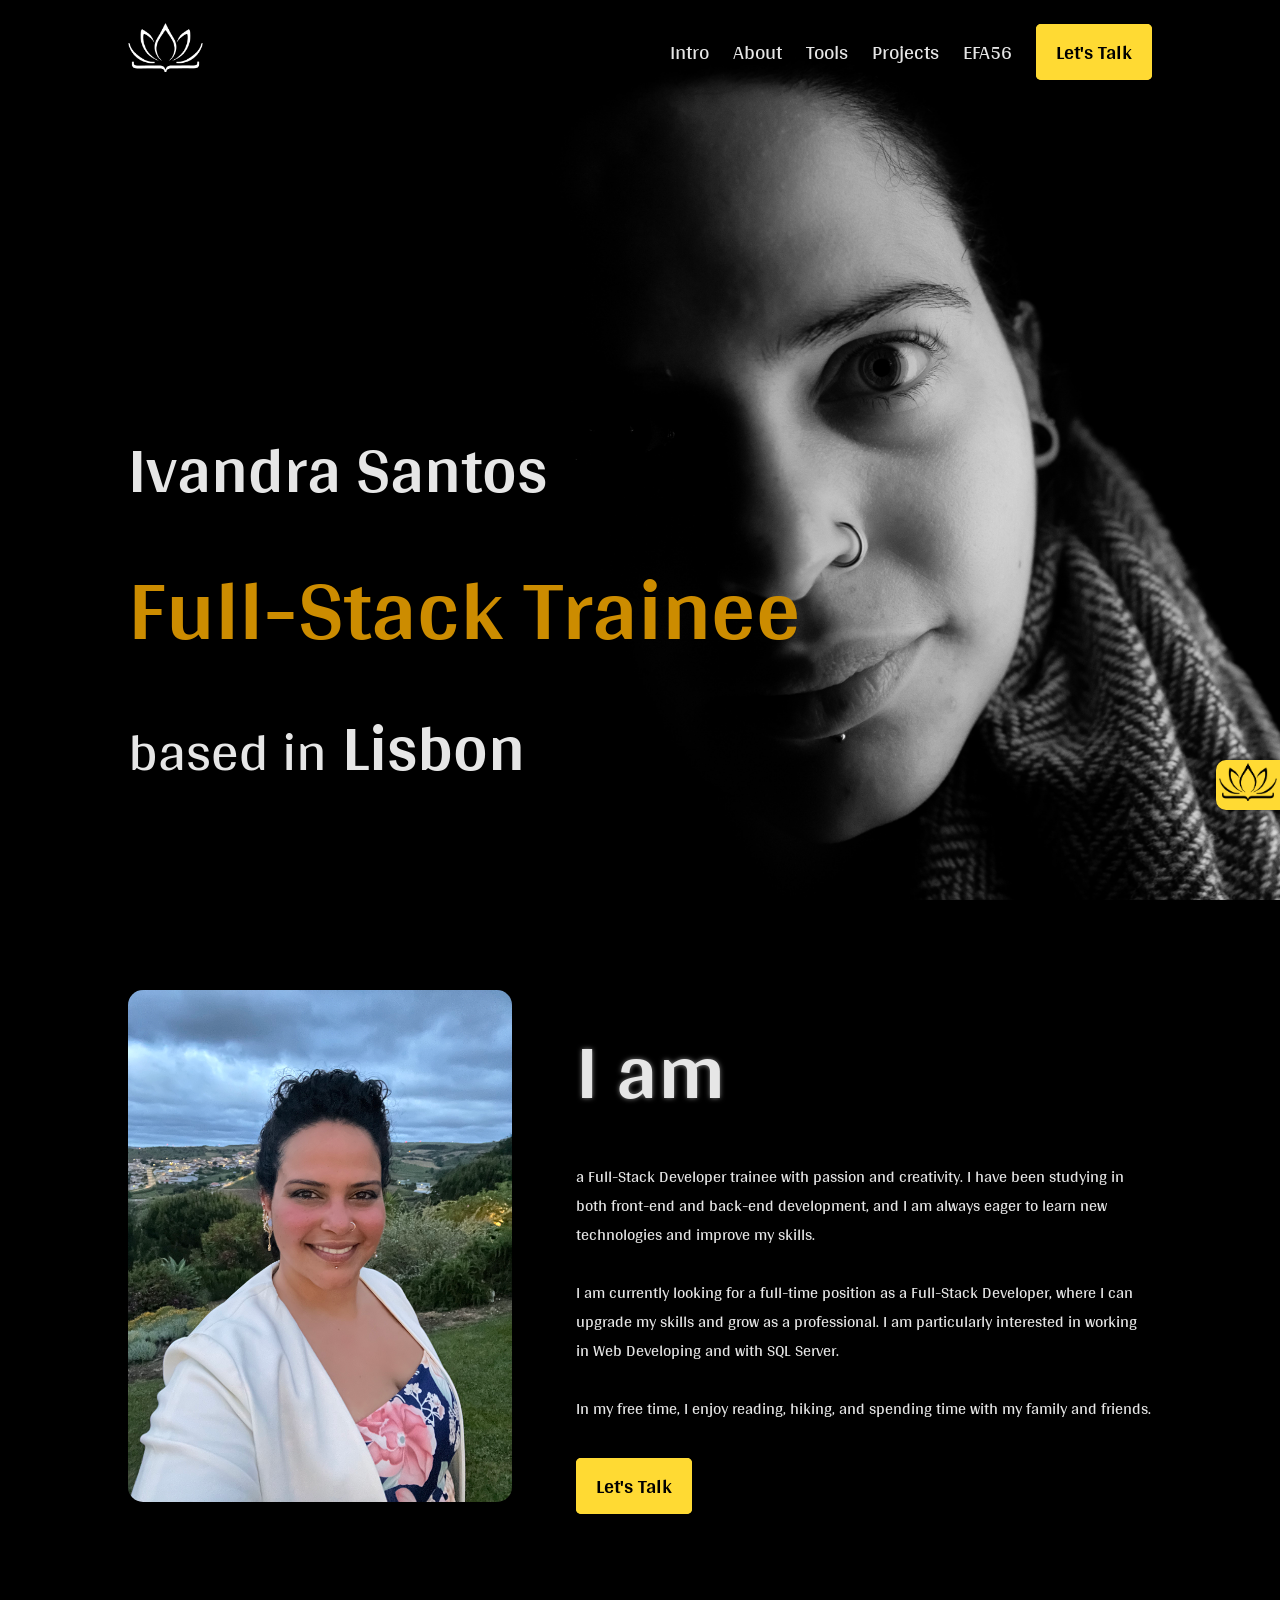
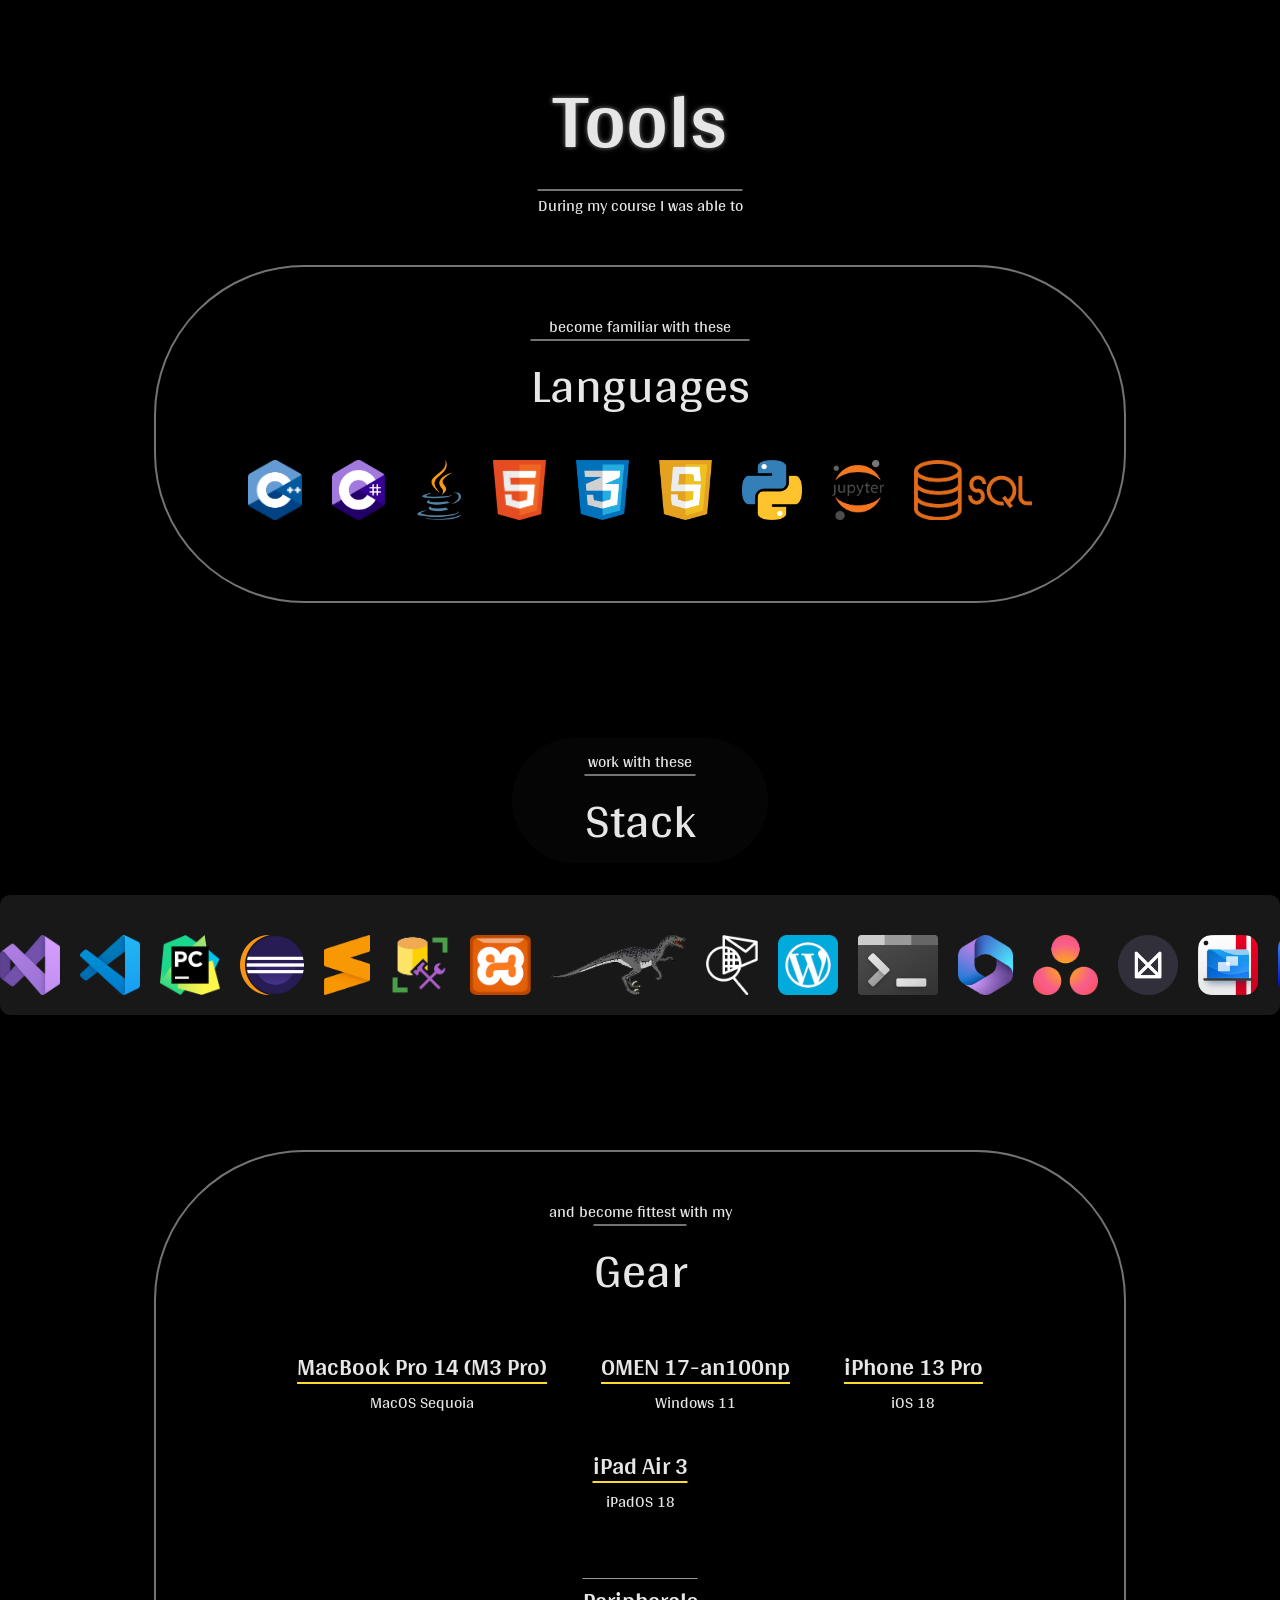
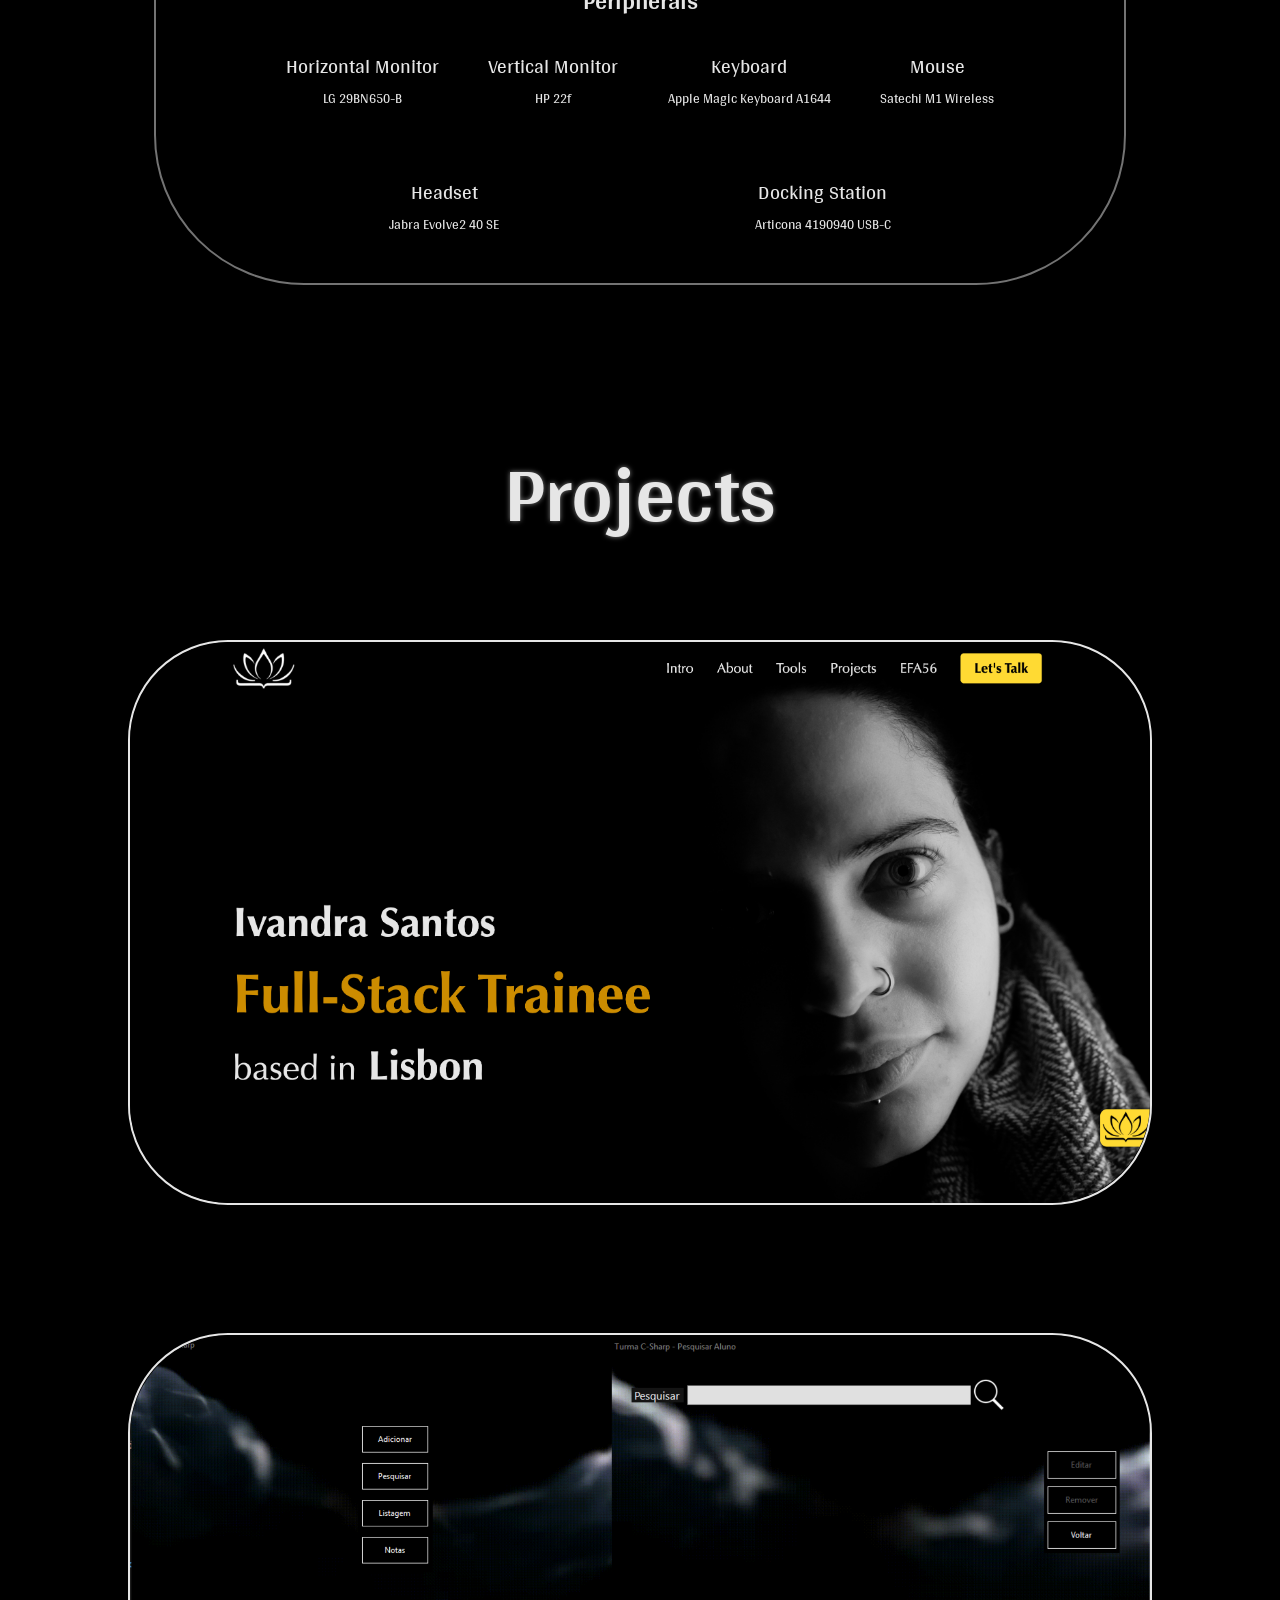
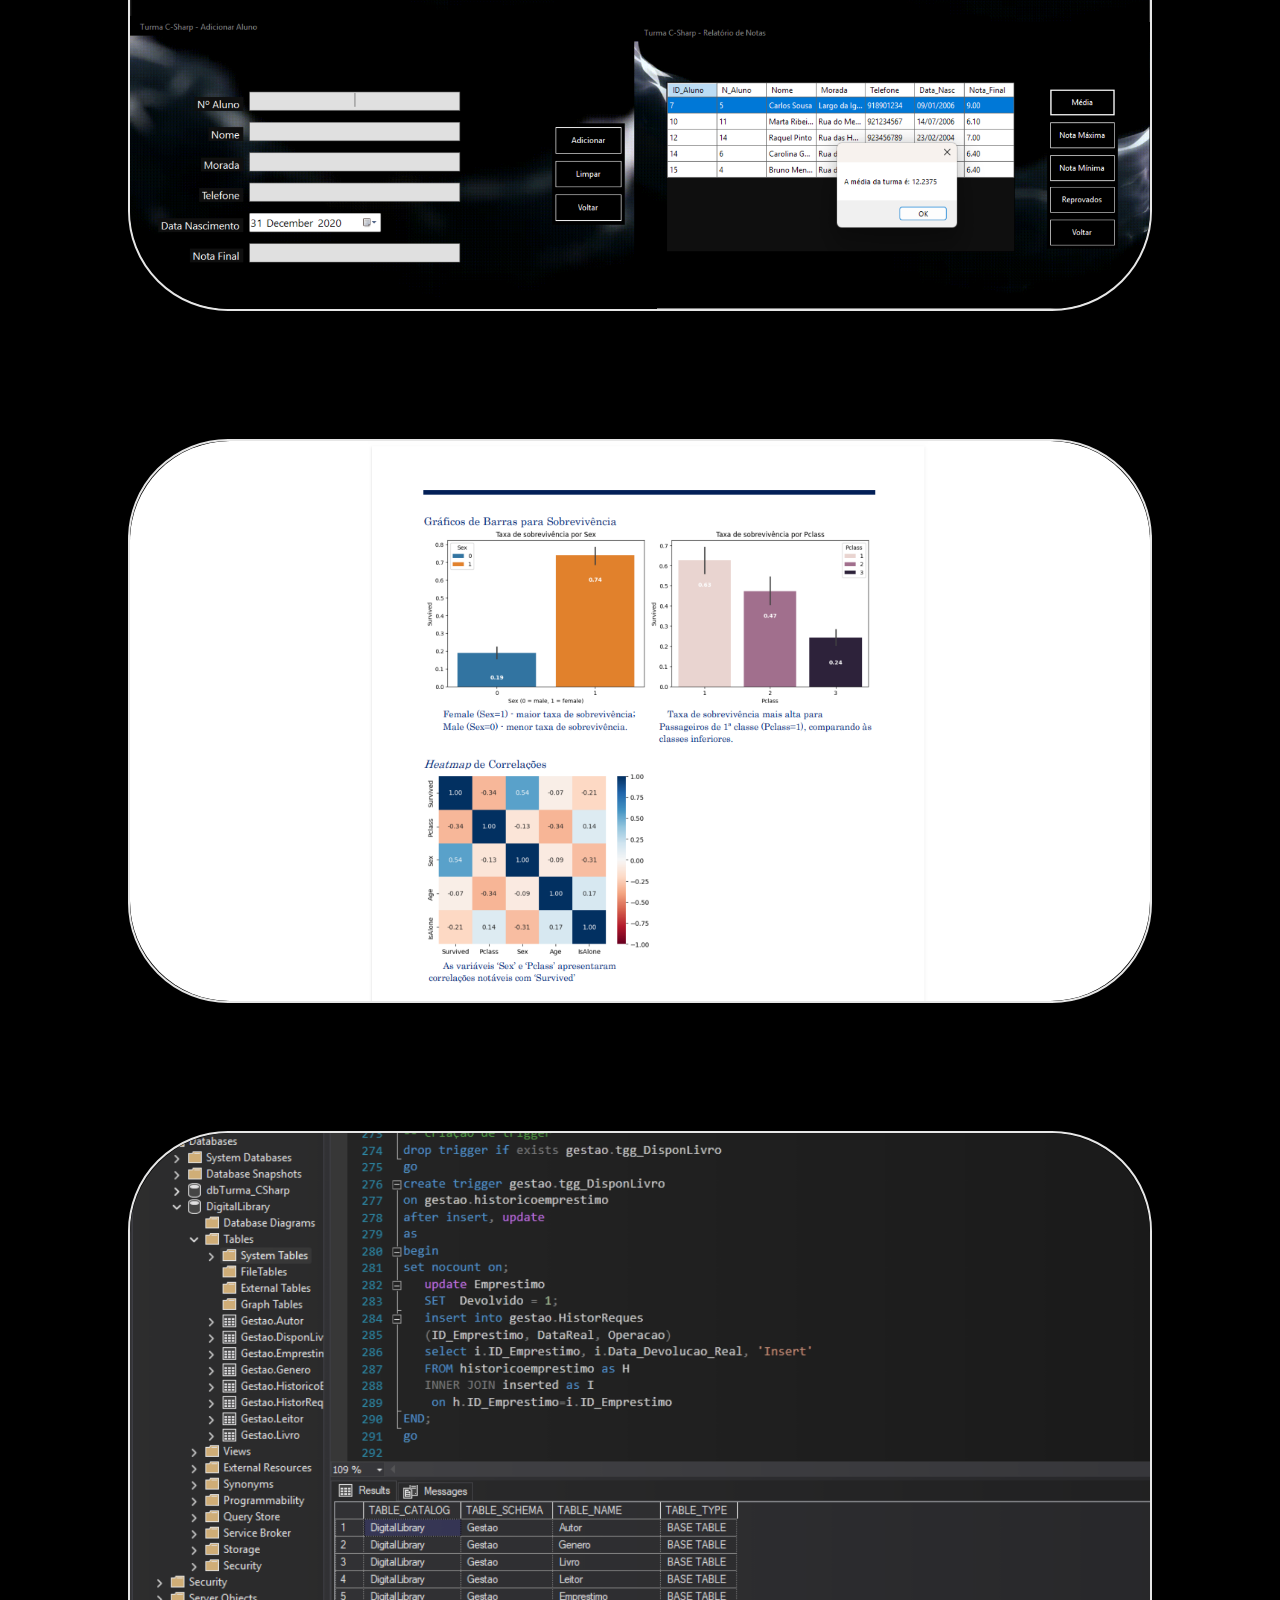
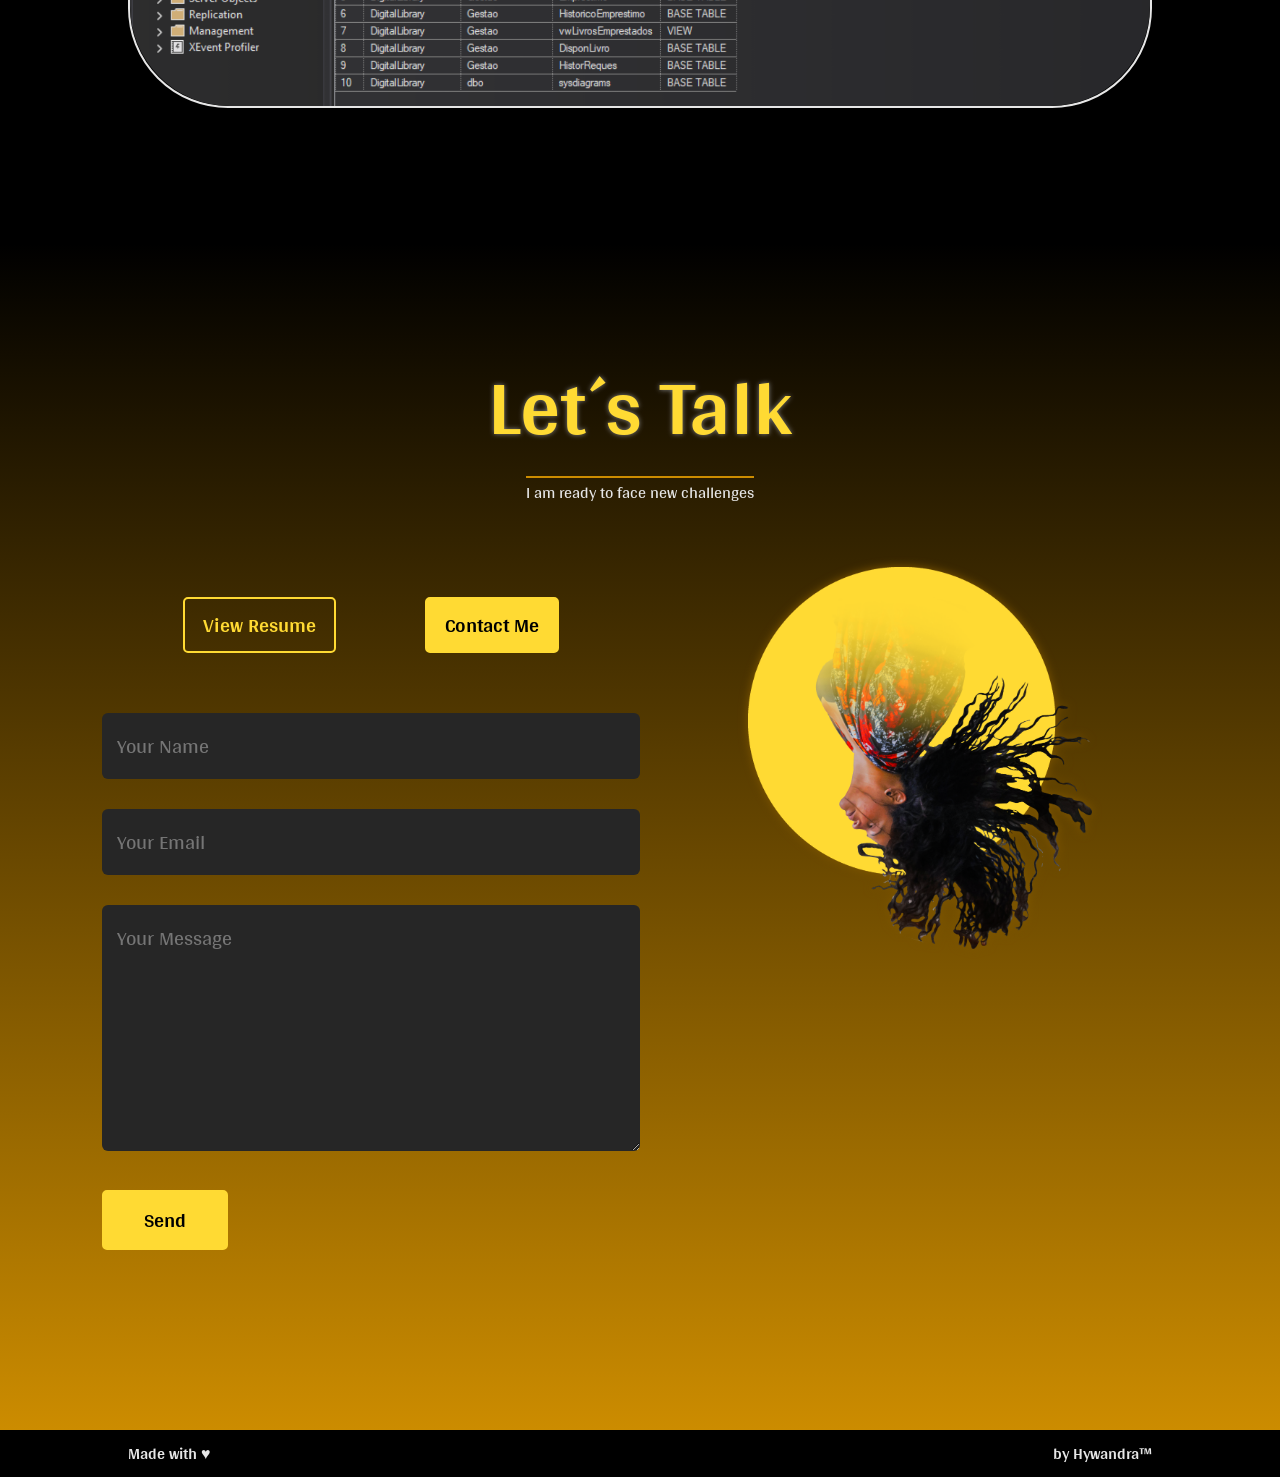
<file: index.html>
<!DOCTYPE html>
<html lang="en">
  <head>
    <meta charset="UTF-8" />
    <meta name="viewport" content="width=device-width, initial-scale=1.0" />
    <title>Ivandra Santos - Portfolio</title>

    <link rel="stylesheet" href="styles.css" />

    <link rel="preconnect" href="https://fonts.googleapis.com" />
    <link rel="preconnect" href="https://fonts.gstatic.com" crossorigin />
    <link
      href="https://fonts.googleapis.com/css2?family=Arya:wght@400;700&display=swap"
      rel="stylesheet"
    />

    <link rel="icon" type="image/png" href="icons/sqrLotusLogoWhtIcon.png" />
  </head>
  <body>
    <!-- PRELOADER -->
    <div class="preloader">
      <p>Welcome</p>
    </div>

    <header>
      <div id="intro">
        <div class="container">
          <nav>
            <a href="#intro"
              ><img src="icons/sqrLotusLogoWhtIcon.png" alt="Logo" class="logo"
            /></a>
            <ul id="sidemenu">
              <li><a href="#intro">Intro</a></li>
              <li><a href="#about">About</a></li>
              <li><a href="#tools">Tools</a></li>
              <li><a href="#projects">Projects</a></li>
              <li><a href="EFA56.html">EFA56</a></li>
              <li><a href="#letstalk" class="button">Let's Talk</a></li>
              <img
                src="icons/cross.png"
                alt="Close"
                class="close icon"
                onclick="closemenu()"
              />
            </ul>
            <img
              src="icons/menuIcon.png"
              alt="Menu"
              class="menu icon"
              onclick="openmenu()"
            />
          </nav>
          <div class="intro-text">
            <h2>Ivandra Santos</h2>
            <h1><span style="color: #cc8c00">Full-Stack Trainee</span></h1>
            <h2>
              <span style="font-weight: lighter; font-size: smaller"
                >based in</span
              >
              Lisbon
            </h2>
          </div>
        </div>
      </div>
    </header>
    <main>
      <!-- TOP TAG -->
      <div class="goin-up">
        <a href="#intro"
          ><img src="icons/lotusLogoBlkicon.png" alt="Lotus"
        /></a>
      </div>
      <!-- -------------- ABOUT ME ---------------- -->

      <section id="about" class="about">
        <div class="about-pict">
          <h1 class="subTitle on-media">I am</h1>
          <img src="media/aboutMe.jpeg" alt="Ivandra Santos" width="100%" />
        </div>
        <div class="about-text">
          <div>
            <h1 class="subTitle not-media">I am</h1>
            <p>
              a Full-Stack Developer trainee with passion and creativity. I have
              been studying in both front-end and back-end development, and I am
              always eager to learn new technologies and improve my skills.
            </p>
            <br />
            <p>
              I am currently looking for a full-time position as a Full-Stack
              Developer, where I can upgrade my skills and grow as a
              professional. I am particularly interested in working in Web
              Developing and with SQL Server.
            </p>
            <br />
            <p>
              In my free time, I enjoy reading, hiking, and spending time with
              my family and friends.
            </p>
            <div class="call-to-action">
              <a href="#letstalk" class="button"> Let's Talk </a>
            </div>
          </div>
        </div>
      </section>

      <!-- -------------- TOOLS ---------------- -->
      <section id="tools">
        <h1 class="title subTitle" style="padding: 0">Tools</h1>
        <p class="title leading overline">During my course I was able to</p>
        <div class="title toolbox">
          <p>become familiar with these</p>
          <h2 class="overline tools-sub-title">Languages</h2>
          <div>
            <div class="logo-container">
              <a data-tool="C++" href="C++"
                ><img src="stack/c++.png" height="60" alt="C++"
              /></a>
              <a data-tool="CSharp" href="#"
                ><img src="stack/csharp.png" height="60" alt="C#"
              /></a>
              <a data-tool="Java" href="#"
                ><img src="stack/java.png" height="60" alt="Java"
              /></a>
              <a data-tool="HTML" href="#"
                ><img src="stack/html.png" height="60" alt="HTML"
              /></a>
              <a data-tool="CSS" href="#"
                ><img src="stack/CSS.png" height="60" alt="CSS"
              /></a>
              <a data-tool="Javascript" href="#"
                ><img src="stack/javascript.png" height="60" alt="Javascript"
              /></a>
              <a data-tool="Python" href="#"
                ><img src="stack/python.png" height="60" alt="Python"
              /></a>
              <a data-tool="Jupyter" href="#"
                ><img src="stack/jupyter.png" height="60" alt="Jupyter"
              /></a>
              <a data-tool="SQL" href="#"
                ><img src="stack/sql.png" height="60" alt="SQL"
              /></a>
            </div>
          </div>
        </div>

        <div class="logos title">
          <div class="stack">
            <p style="padding-top: 1vh">work with these</p>
            <h2 class="overline tools-sub-title">Stack</h2>
          </div>

          <div class="marquee">
            <div class="track">
              <a data-tool="Visual Studio" href="#"
                ><img
                  src="stack/visualstudio.png"
                  height="60"
                  alt="VisualStudio"
              /></a>
              <a data-tool="VSCode" href="#"
                ><img src="stack/vscode.png" height="60" alt="VSCode"
              /></a>
              <a data-tool="PyCharm" href="#"
                ><img src="stack/pycharm.png" height="60" alt="PyCharm"
              /></a>
              <a data-tool="Eclipse" href="#"
                ><img src="stack/eclipse.png" height="60" alt="Eclipse"
              /></a>
              <a data-tool="Sublime" href="#"
                ><img src="stack/sublime.png" height="60" alt="Sublime"
              /></a>
              <a data-tool="SQL Server Management Studio" href="#"
                ><img src="stack/ssms.png" height="60" alt="SSMS"
              /></a>
              <a data-tool="Xampp" href="#"
                ><img src="stack/xampp.png" height="60" alt="Xampp"
              /></a>
              <a data-tool="RAPTOR" href="#"
                ><img src="stack/raptor.png" height="60" alt="RAPTOR"
              /></a>
              <a data-tool="Cisco Packet Tracer" href="#"
                ><img
                  src="stack/cisco-packet-tracer.png"
                  height="60"
                  alt="CiscoPacTr"
              /></a>
              <a data-tool="WordPress" href="#"
                ><img src="stack/wordpress.png" height="60" alt="WordPress"
              /></a>
              <a data-tool="Command Line" href="#"
                ><img src="stack/terminalcmd.png" height="60" alt="Terminal"
              /></a>
              <a data-tool="Office 365" href="#"
                ><img src="stack/office365.png" height="60" alt="Office365"
              /></a>
              <a data-tool="Asana" href="#"
                ><img src="stack/asana.png" height="60" alt="Asana"
              /></a>
              <a data-tool="Milanote" href="#"
                ><img src="stack/milanote.png" height="60" alt="Milanote"
              /></a>
              <a data-tool="Parallels" href="#"
                ><img src="stack/parallels.png" height="60" alt="Parallels"
              /></a>
              <a data-tool="UTM" href="#"
                ><img src="stack/utm.png" height="60" alt="UTM"
              /></a>
              <a data-tool="VirtualBox" href="#"
                ><img src="stack/virtualbox.png" height="60" alt="VirtualBox"
              /></a>
              <a data-tool="WinServer2022" href="#"
                ><img
                  src="stack/winserver2022.png"
                  height="60"
                  alt="WinServer2022"
              /></a>
              <a data-tool="Figma" href="#"
                ><img src="stack/figma.png" height="60" alt="Figma"
              /></a>
              <a data-tool="Sketchbook" href="#"
                ><img src="stack/sketchbook.png" height="60" alt="Sketchbook"
              /></a>
              <a data-tool="Canva" href="#"
                ><img src="stack/canva.png" height="60" alt="Canva"
              /></a>
              <a data-tool="Sketchup" href="#"
                ><img src="stack/sketchup.png" height="60" alt="Sketchup"
              /></a>
              <a data-tool="Da Vinci Resolve" href="#"
                ><img src="stack/davinciresolve.png" height="60" alt="DaVinci"
              /></a>
              <a data-tool="Adobe Photoshop CS6" href="#"
                ><img src="stack/photoshop.png" height="60" alt="Photoshop"
              /></a>
              <a data-tool="OBS" href="#"
                ><img src="stack/obs.png" height="60" alt="OBS"
              /></a>
              <a data-tool="Visual Studio" href="#"
                ><img
                  src="stack/visualstudio.png"
                  height="60"
                  alt="VisualStudio"
              /></a>
              <a data-tool="VSCode" href="#"
                ><img src="stack/vscode.png" height="60" alt="VSCode"
              /></a>
              <a data-tool="PyCharm" href="#"
                ><img src="stack/pycharm.png" height="60" alt="PyCharm"
              /></a>
              <a data-tool="Eclipse" href="#"
                ><img src="stack/eclipse.png" height="60" alt="Eclipse"
              /></a>
              <a data-tool="Sublime" href="#"
                ><img src="stack/sublime.png" height="60" alt="Sublime"
              /></a>
              <a data-tool="SQL Server Management Studio" href="#"
                ><img src="stack/ssms.png" height="60" alt="SSMS"
              /></a>
              <a data-tool="Xampp" href="#"
                ><img src="stack/xampp.png" height="60" alt="Xampp"
              /></a>
              <a data-tool="RAPTOR" href="#"
                ><img src="stack/raptor.png" height="60" alt="RAPTOR"
              /></a>
              <a data-tool="Cisco Packet Tracer" href="#"
                ><img
                  src="stack/cisco-packet-tracer.png"
                  height="60"
                  alt="CiscoPacTr"
              /></a>
              <a data-tool="WordPress" href="#"
                ><img src="stack/wordpress.png" height="60" alt="WordPress"
              /></a>
              <a data-tool="Command Line" href="#"
                ><img src="stack/terminalcmd.png" height="60" alt="Terminal"
              /></a>
              <a data-tool="Office 365" href="#"
                ><img src="stack/office365.png" height="60" alt="Office365"
              /></a>
              <a data-tool="Asana" href="#"
                ><img src="stack/asana.png" height="60" alt="Asana"
              /></a>
              <a data-tool="Milanote" href="#"
                ><img src="stack/milanote.png" height="60" alt="Milanote"
              /></a>
              <a data-tool="Parallels" href="#"
                ><img src="stack/parallels.png" height="60" alt="Parallels"
              /></a>
              <a data-tool="UTM" href="#"
                ><img src="stack/utm.png" height="60" alt="UTM"
              /></a>
              <a data-tool="VirtualBox" href="#"
                ><img src="stack/virtualbox.png" height="60" alt="VirtualBox"
              /></a>
              <a data-tool="WinServer2022" href="#"
                ><img
                  src="stack/winserver2022.png"
                  height="60"
                  alt="WinServer2022"
              /></a>
              <a data-tool="Figma" href="#"
                ><img src="stack/figma.png" height="60" alt="Figma"
              /></a>
              <a data-tool="Sketchbook" href="#"
                ><img src="stack/sketchbook.png" height="60" alt="Sketchbook"
              /></a>
              <a data-tool="Canva" href="#"
                ><img src="stack/canva.png" height="60" alt="Canva"
              /></a>
              <a data-tool="Sketchup" href="#"
                ><img src="stack/sketchup.png" height="60" alt="Sketchup"
              /></a>
              <a data-tool="Da Vinci Resolve" href="#"
                ><img src="stack/davinciresolve.png" height="60" alt="DaVinci"
              /></a>
              <a data-tool="Adobe Photoshop CS6" href="#"
                ><img src="stack/photoshop.png" height="60" alt="Photoshop"
              /></a>
              <a data-tool="OBS" href="#"
                ><img src="stack/obs.png" height="60" alt="OBS"
              /></a>
            </div>
          </div>
        </div>

        <div class="tools-details-container">
          <div class="about-containers">
            <div class="tools-container title toolbox">
              <p>and become fittest with my</p>
              <h2 class="overline tools-sub-title">Gear</h2>
              <div>
                <div class="gear-info">
                  <article>
                    <div>
                      <h2 class="underline-h2">MacBook Pro 14 (M3 Pro)</h2>
                      <p>MacOS Sequoia</p>
                    </div>
                  </article>
                  <article>
                    <div>
                      <h2 class="underline-h2">OMEN 17-an100np</h2>
                      <p>Windows 11</p>
                    </div>
                  </article>
                  <article>
                    <div>
                      <h2 class="underline-h2">iPhone 13 Pro</h2>
                      <p>iOS 18</p>
                    </div>
                  </article>
                  <article>
                    <div>
                      <h2 class="underline-h2">iPad Air 3</h2>
                      <p>iPadOS 18</p>
                    </div>
                  </article>
                </div>
                <h2 class="overline gear-info peripheral">Peripherals</h2>
                <div class="gear-info periph-gap">
                  <article class="article-padding">
                    <div>
                      <p><big>Horizontal Monitor</big></p>
                      <small>LG 29BN650-B</small>
                    </div>
                  </article>
                  <article class="article-padding">
                    <div>
                      <p><big>Vertical Monitor</big></p>
                      <small>HP 22f</small>
                    </div>
                  </article>
                  <article class="article-padding">
                    <div>
                      <p><big>Keyboard</big></p>
                      <small>Apple Magic Keyboard A1644</small>
                    </div>
                  </article>
                  <article class="article-padding">
                    <div>
                      <p><big>Mouse</big></p>
                      <small>Satechi M1 Wireless</small>
                    </div>
                  </article>
                  <article class="article-padding">
                    <div>
                      <p><big>Headset</big></p>
                      <small>Jabra Evolve2 40 SE</small>
                    </div>
                  </article>
                  <article class="article-padding">
                    <div>
                      <p><big>Docking Station</big></p>
                      <small>Articona 4190940 USB-C</small>
                    </div>
                  </article>
                </div>
              </div>
            </div>
          </div>
        </div>
      </section>

      <!-- -------------- Projects ---------------- -->
      <section id="projects">
        <h1 style="color: #e6e6e6" class="title subTitle">Projects</h1>

        <div class="work-list">
          <article class="works">
            <figure>
              <div>
                <img
                  src="media/project1.png"
                  alt="Project 1 - Portfolio"
                  width="100%"
                />
                <figcaption class="layer">
                  <h3>Portfolio Website</h3>
                  <p>
                    Designed and developed a responsive personal<br />portfolio
                    website to showcase my projects and skills.
                  </p>
                  <a
                    href="https://github.com/Hywandra/Portfolio"
                    target="_blank"
                    rel="noopener noreferrer"
                    >More about</a
                  >
                </figcaption>
              </div>
            </figure>
          </article>
          <article class="works">
            <figure>
              <div>
                <img
                  src="media/project2.png"
                  alt="Project 2 - Portfolio"
                  width="100%"
                />
                <figcaption class="layer">
                  <h3>Student CRUD System</h3>
                  <p>
                    Developed a Student Management System using<br />C-Sharp and
                    SQL Server. Implemented an interface with<br />CRUD
                    operations and a connected SQL database.
                  </p>
                  <a
                    href="https://github.com/Hywandra/TrabAval_IvandraSantos"
                    target="_blank"
                    rel="noopener noreferrer"
                    >More about</a
                  >
                </figcaption>
              </div>
            </figure>
          </article>
          <article class="works">
            <figure>
              <div>
                <img
                  src="media/project3.png"
                  alt="Project 3 - Portfolio"
                  width="100%"
                />
                <figcaption class="layer">
                  <h3>Titanic Exploration</h3>
                  <p>
                    Performed data cleaning, exploration, and visualisation<br />on
                    the Titanic dataset, conducted in Jupyter Notebook using
                    Python libraries
                  </p>
                  <a
                    href="https://github.com/Hywandra/Titanic_Jupyter"
                    target="_blank"
                    rel="noopener noreferrer"
                    >More about</a
                  >
                </figcaption>
              </div>
            </figure>
          </article>
          <article class="works">
            <figure>
              <div>
                <img
                  src="media/project4.png"
                  alt="Project 4 - Portfolio"
                  width="100%"
                />
                <figcaption class="layer">
                  <h3>Digital Library</h3>
                  <p>
                    Built a relational database model for managing a<br />
                    digital library, designed in SQL using SSMS.
                  </p>
                  <a
                    href="https://github.com/Hywandra/Digital-Library"
                    target="_blank"
                    rel="noopener noreferrer"
                    >More about</a
                  >
                </figcaption>
              </div>
            </figure>
          </article>
        </div>
      </section>
      <!-- -------------- LETs TALK ---------------- -->
      <section id="letstalk" class="container">
        <h1 class="title subTitle" style="padding: 0; color: #ffda33">
          Let´s Talk
        </h1>
        <p
          class="title leading overline"
          style="padding: 0; color: #e6e6e6; text-decoration-color: #cc8c00"
        >
          I am ready to face new challenges
        </p>
        <div class="on-media">
          <img src="media/diveIn1.png" alt="Me Diving In" width="100%" />
        </div>
        <div class="contact">
          <div class="contact-container">
            <div class="contact-left">
              <div class="cont-bot">
                <a
                  href="docs/20250507_CV_EN.pdf"
                  target="_blank"
                  rel="noopener noreferrer"
                  class="button-black"
                >
                  View Resume
                </a>
                <a
                  href="https://www.linkedin.com/in/ivandrasantos/"
                  target="_blank"
                  rel="noopener noreferrer"
                  class="button"
                >
                  Contact Me
                </a>

                <!-- CONTACT FORM -->
              </div>
              <form
                id="form"
                action="https://formspree.io/f/meogdnne"
                method="post"
              >
                <input
                  type="text"
                  name="name"
                  placeholder="Your Name"
                  required
                />
                <input
                  type="email"
                  name="email"
                  placeholder="Your Email"
                  required
                />
                <textarea
                  name="message"
                  rows="6"
                  placeholder="Your Message"
                ></textarea>
                <button type="submit" class="button">Send</button>
              </form>
            </div>

            <div class="contact-right">
              <div class="padding-this not-media">
                <img src="media/diveIn1.png" alt="Me Diving In" width="100%" />
              </div>
            </div>
          </div>
        </div>
      </section>
    </main>
    <footer>
      <div class="copyright">
        <p>Made with &hearts;</p>
        <p>by Hywandra&trade;</p>
      </div>
    </footer>
    <script src="script.js"></script>
  </body>
</html>
</file>
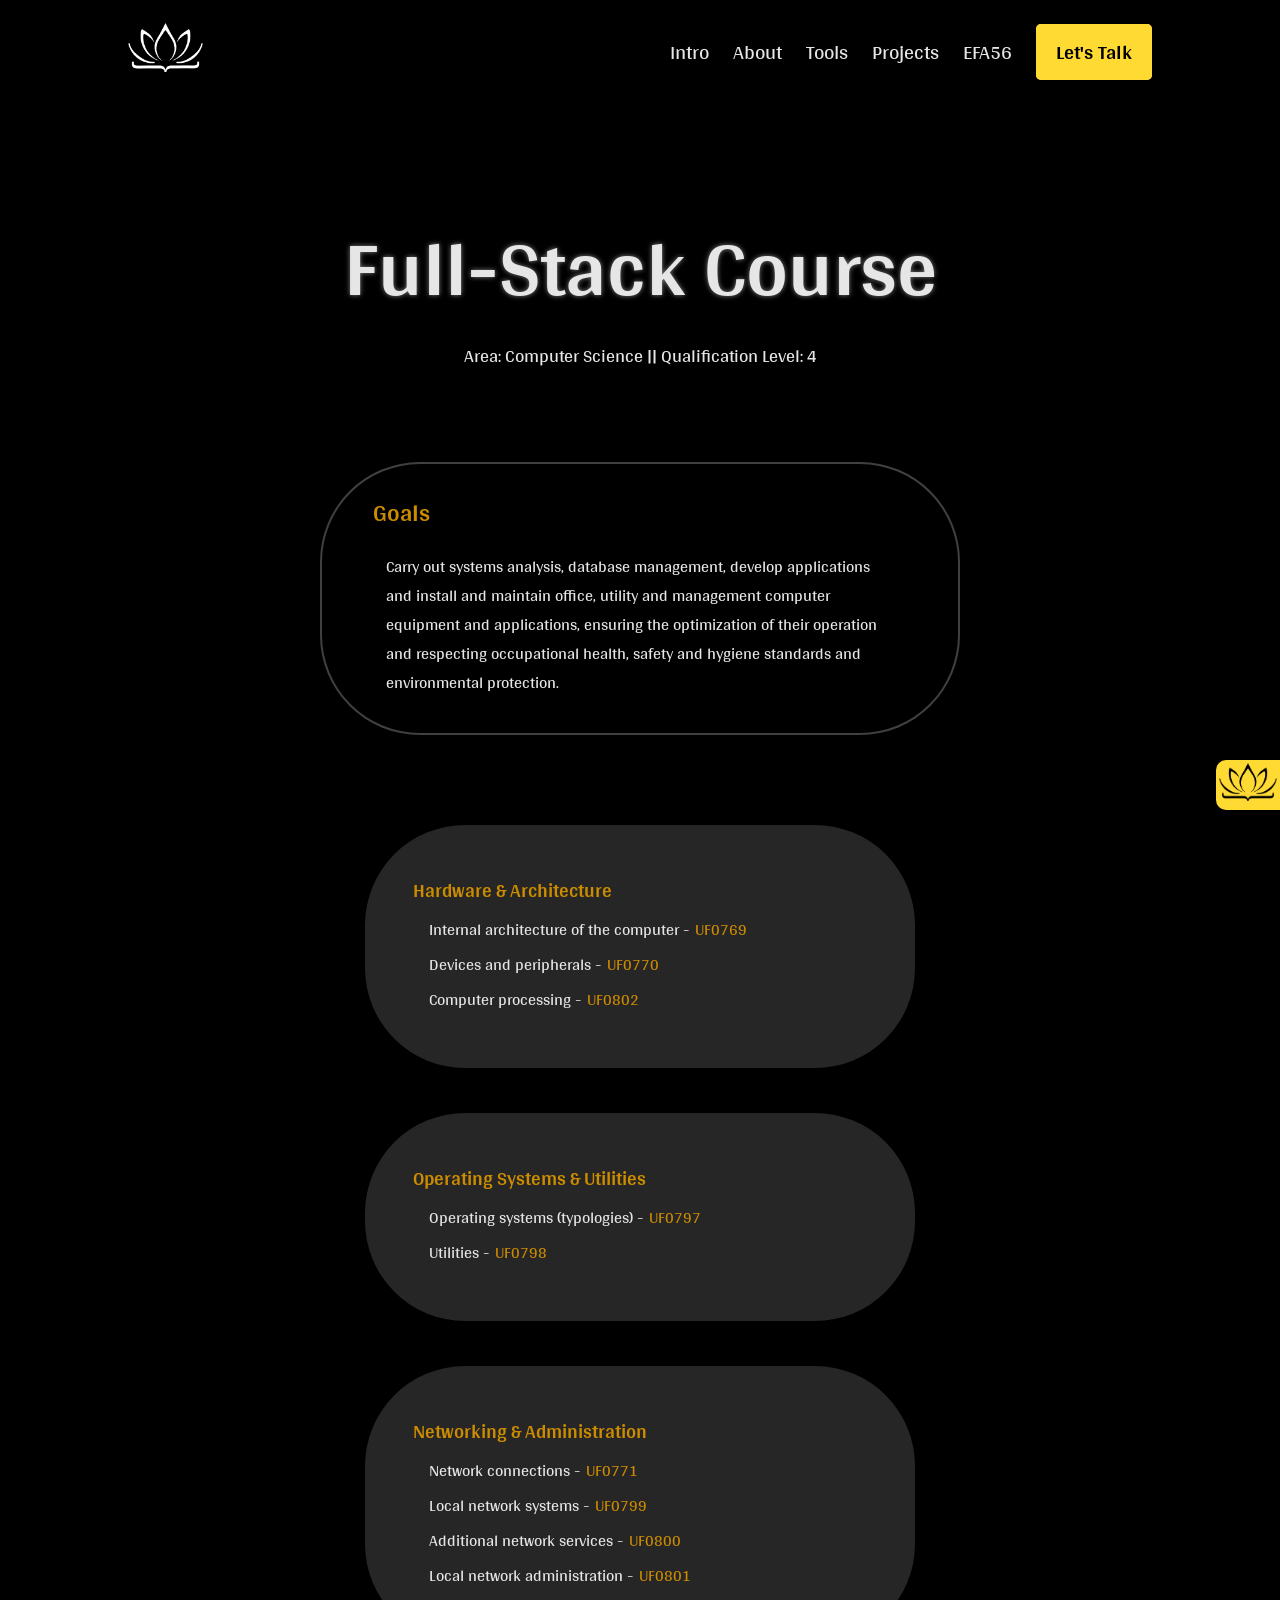
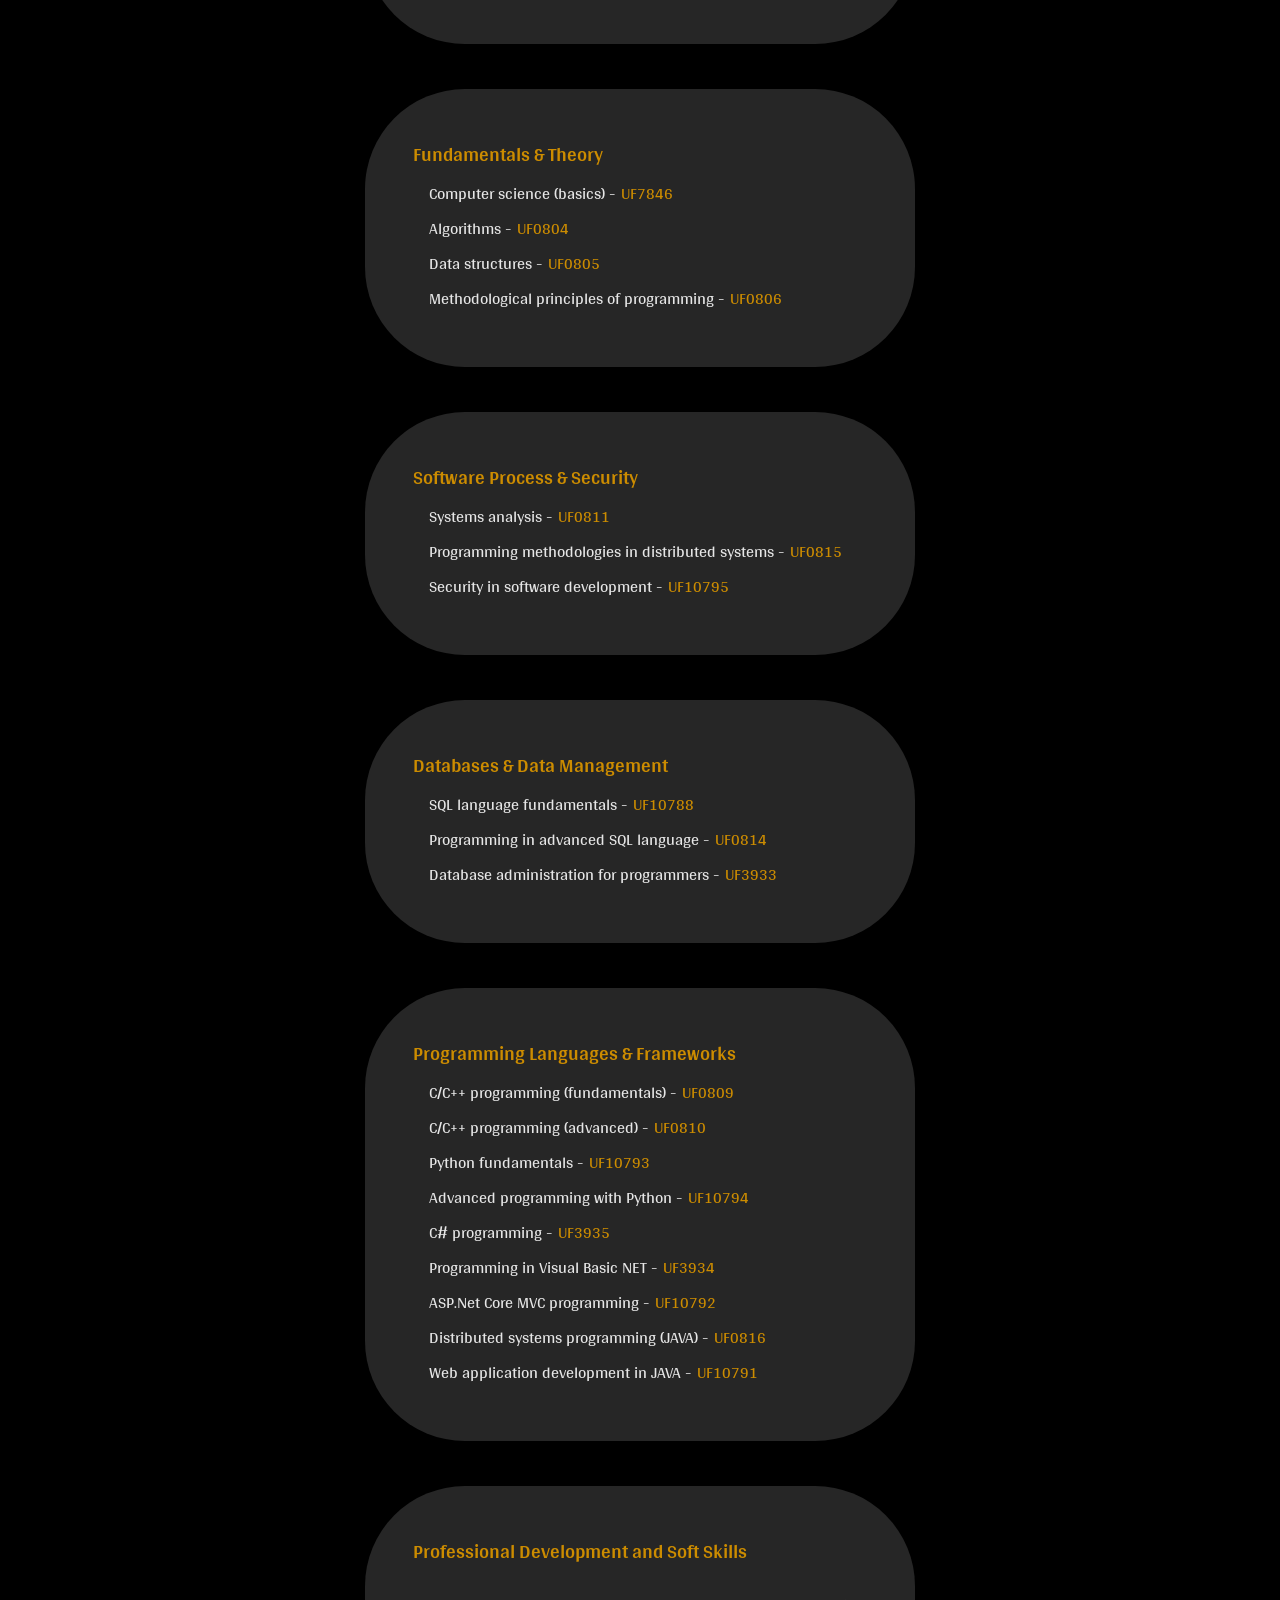
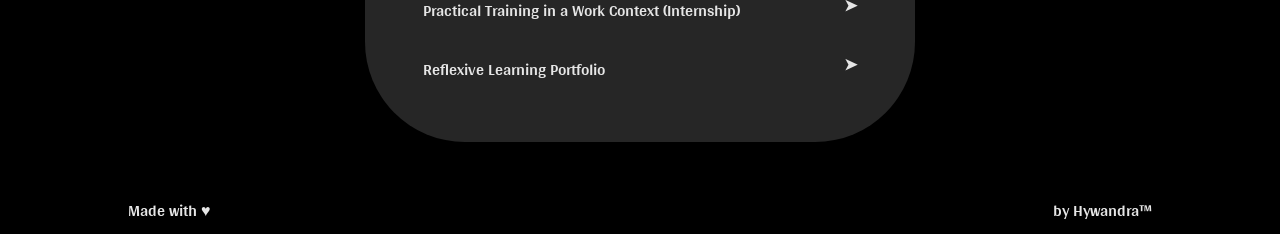
<file: EFA56.html>
<!DOCTYPE html>
<html lang="en">
  <head>
    <meta charset="UTF-8" />
    <meta name="viewport" content="width=device-width, initial-scale=1.0" />
    <title>Ivandra Santos - Course</title>

    <link rel="stylesheet" href="styles.css" />

    <link rel="preconnect" href="https://fonts.googleapis.com" />
    <link rel="preconnect" href="https://fonts.gstatic.com" crossorigin />
    <link
      href="https://fonts.googleapis.com/css2?family=Arya:wght@400;700&display=swap"
      rel="stylesheet"
    />

    <link rel="icon" type="image/png" href="icons/sqrLotusLogoWhtIcon.png" />
  </head>
</html>
<body>
  <div class="goin-up">
    <a href="#course"> <img src="icons/lotusLogoBlkicon.png" alt="Lotus" /></a>
  </div>
  <video autoplay loop class="not-media">
    <source src="media/8000.mp4" type="video/mp4" />
  </video>
  <header>
    <div id="course">
      <div class="container">
        <nav>
          <a href="index.html#intro"
            ><img src="icons/sqrLotusLogoWhtIcon.png" alt="Logo" class="logo"
          /></a>
          <ul id="sidemenu">
            <li><a href="index.html#intro">Intro</a></li>
            <li><a href="index.html#about">About</a></li>
            <li><a href="index.html#tools">Tools</a></li>
            <li><a href="index.html#projects">Projects</a></li>
            <li><a href="#efa56">EFA56</a></li>
            <li>
              <a href="index.html#letstalk" class="button">Let's Talk</a>
            </li>
            <img
              src="icons/cross.png"
              alt="Close"
              class="close icon"
              onclick="closemenu()"
            />
          </ul>
          <img
            src="icons/menuIcon.png"
            alt="Menu"
            class="menu icon"
            onclick="openmenu()"
          />
        </nav>
      </div>
    </div>
  </header>
  <main>
    <div id="course-container">
      <video autoplay loop class="on-media">
        <source src="media/8000.mp4" type="video/mp4" />
      </video>
      <div class="course-tittle">
        <h1 class="subTitle">Full-Stack Course</h1>
        <h2>Area: Computer Science || Qualification Level: 4</h2>
      </div>
      <div class="course-goals">
        <h2>Goals</h2>
        <p>
          Carry out systems analysis, database management, develop applications
          and install and maintain office, utility and management computer
          equipment and applications, ensuring the optimization of their
          operation and respecting occupational health, safety and hygiene
          standards and environmental protection.
        </p>
      </div>
    </div>

    <div class="course-list">
      <div id="subjectList" class="columns-wrapper"></div>
    </div>
  </main>
  <footer>
    <div class="copyright">
      <p>Made with &hearts;</p>
      <p>by Hywandra&trade;</p>
    </div>
  </footer>
  <script src="script.js"></script>
</body>
</file>
<file: styles.css>
* {
  margin: 0;
  padding: 0;
  font-family: "optima", "Arya", sans-serif;
  box-sizing: border-box;
}

body {
  background: #000000;
  color: #e6e6e6;
  overflow-x: hidden;
  a {
    margin: 0;
    padding: 0;
  }
}
html {
  scroll-behavior: smooth;
  overflow-x: hidden;
}

/* --- PRELOADER --- */
.preloader {
  background: black url(media/loadergif.gif) no-repeat center right;
  background-size: 50%;
  position: fixed;
  width: 100vw;
  height: 100vh;
  z-index: 100;
  animation: loading 7s normal;
  p {
    color: rgba(230, 230, 230, 0.9);
    position: fixed;
    font-size: 10vw;
    top: 50%;
    left: 5%;
    text-align: left;
    text-shadow: rgba(230, 230, 230, 0.7) 0 0 40px;
  }
}
@keyframes loading {
  0% {
    opacity: 1;
    visibility: visible;
  }
  99% {
    opacity: 1;
    visibility: visible;
  }
  100% {
    opacity: 0;
    visibility: hidden;
  }
}
.preloader--hidden {
  opacity: 0;
  visibility: hidden;
}
/* --- END PRELOADER --- */

/* --- HEADER --- */
#intro {
  width: 100%;
  height: 100vh;
  background-image: url(media/introMe.png);
  background-size: contain;
  background-repeat: no-repeat;
  background-position: right;
}
.container {
  padding: 10px 10vw;
}

/* --- NAV BAR --- */
nav {
  display: flex;
  justify-content: space-between;
  align-items: center;
  flex-wrap: wrap;
  .logo {
    height: 75px;
  }
  ul {
    li {
      list-style: none;
      display: inline-block;
      margin: 10px 0 10px 20px;
      a {
        text-decoration: none;
        color: #e6e6e6;
        font-size: 20px;
        position: relative;
        &::after {
          content: "";
          width: 0;
          height: 2px;
          background: #ffda33;
          position: absolute;
          left: 0;
          bottom: -5px;
          transform: 0.5s;
        }
        &:hover {
          &::after {
            width: 100%;
            transition: all 0.3s ease;
          }
        }
      }
    }
  }
  .icon {
    display: none;
    height: auto;
    cursor: pointer;
  }
  .menu {
    width: 50px;
    padding-bottom: 17px;
  }
  .close {
    width: 25px;
  }
}

/* --- END NAV BAR --- */

.intro-text {
  font-size: 2.75rem;
  margin-top: 35vh;
}
/* --- END HEADER --- */

.goin-up {
  position: fixed;
  bottom: 10vh;
  right: 0;
  background: #ffda33;
  border-radius: 10px 0 0 10px;
  z-index: 50;
  width: 5vw;
  height: auto;
  box-shadow: #000000 0px 0px 5px;
  img {
    width: 100%;
    height: auto;
    padding: 5% 5% 0 5%;
  }
}
/* --- BUTTONS --- */
.button {
  background: #ffda33;
  color: #000000;
  font-size: 20px;
  font-weight: bold;
  padding: 8px 18px;
  border-radius: 5px;
  text-decoration: none;
  border: #ffda33 2px solid;
}
.button:hover {
  background: #cc8c00;
  color: #ffffff;
  text-shadow: #665300 1px 0 10px;
  text-decoration: none;
  border: #cc8c00 2px solid;
}
.button:hover::after {
  width: 0;
}
.button:active {
  background: #000000;
  color: #ffda33;
  text-shadow: hsl(44, 100%, 12%) 1px 0 10px;
  border: #ffda33 2px solid;
}
.button-black {
  background: #00000000;
  color: #ffda33;
  font-weight: bold;
  padding: 8px 18px;
  border-radius: 5px;
  text-decoration: none;
  border: #ffda33 2px solid;
  font-size: 20px;
}
.button-black:hover {
  background: #cc8c00;
  color: #ffffff;
  text-shadow: #665300 1px 0 10px;
  text-decoration: none;
  border: #cc8c00 2px solid;
}
.button-black:active {
  background: #ffda33;
  color: #000000;
  text-decoration: none;
  border: #ffda33 2px solid;
  text-shadow: none;
}
/* --- END BUTTONS --- */

/* --- ABOUT ME --- */
#about {
  color: #e6e6e6;
  padding: 10vh 10vw;
  display: flex;
  justify-content: space-between;
  flex-wrap: wrap;
}
.subTitle {
  font-size: 5rem;
  padding-bottom: 20px;
  font-weight: 800;
  text-shadow: #808080 0 0 5px;
}
.on-media {
  display: none;
}
.about-pict {
  flex: 1;
  border-radius: 30px;
  justify-content: center;
  align-items: flex-end;
  flex-basis: 35%;
}
.about-pict img {
  width: 100%;
  border-radius: 15px;
}

.about-text {
  flex: 1;
  padding-left: 5vw;
  display: flex;
  flex-direction: column;
  justify-content: center;
  flex-basis: 60%;
}
.call-to-action {
  margin-top: 5vh;
}
a {
  margin-right: 10px;
  margin-bottom: 10px;
}

/* --- TOOLS --- */
#tools {
  color: #e6e6e6;
  position: relative;
  padding: 5vh 0;
}
.title {
  text-align: center;
  padding: 5vh 0;
  color: #e6e6e6;
}
.tools-sub-title {
  color: hsl(0, 0%, 90%);
  font-weight: 600;
  font-size: 3rem;
  margin-bottom: 2rem;
  font-weight: 400;
}
.toolbox {
  background: #e6e6e600;
  border-radius: 150px;
  border: #e6e6e680 solid 2px;
  margin: 0 12vw;
}
.tools-details-container {
  display: flex;
  justify-content: center;
  flex-direction: column;
}
.gear-info {
  gap: 3vh;
  display: flex;
  flex-direction: row;
  flex-wrap: wrap;
  justify-content: space-around;
  color: #e6e6e6;
  padding: 0 10vw;
}
article {
  display: flex;
  justify-content: space-between;
  gap: 5px;
  text-align: center;
}
.article-padding {
  padding-bottom: 2vh;
}
.underline-h2 {
  text-decoration: underline #ffda33;
  text-underline-offset: 7px;
}
.overline {
  text-decoration: overline #e6e6e680;
  text-decoration-thickness: 2px;
}
.tools-container {
  flex: 1;
  text-align: center;
  padding-bottom: 3vh;
}
.about-containers {
  display: flex;
}
.logo-container {
  display: flex;
  flex-direction: row;
  flex-wrap: wrap;
  justify-content: center;
  gap: 30px;
  flex-shrink: 0;
  padding: 0 5vw 3vh 5vw;
  a {
    &:hover {
      transform: scale(1.2);
      transition: all 0.1s ease;
    }
    &::before {
      content: attr(data-tool);
      position: absolute;
      color: #e6e6e6;
      background-color: hsla(0, 0%, 0%, 0.8);
      text-decoration: none;
      padding: 0.25em 0.5em;
      border-radius: 10px;
      box-shadow: 0 0 10px #e6e6e633;
      transform: translateY(40px);
      opacity: 0;
    }
    &:hover::before {
      opacity: 1;
      transform: translateY(65px);
      transition: all 0.3s ease;
      cursor: none;
      pointer-events: none;
    }
  }
}
.logos {
  margin: 10vh 0px;
}
.stack {
  border-radius: 100px;
  background-color: rgba(230, 230, 230, 0.02);
  margin: 0 40vw;
}
.marquee {
  width: 100vw;
  max-width: 100%;
  height: 120px;
  overflow: hidden;
  position: relative;
  border-radius: 10px;
  background-color: rgba(230, 230, 230, 0.1);
}
@keyframes marquee {
  0% {
    transform: translateX(0);
  }
  100% {
    transform: translateX(-50%);
  }
}
.track {
  position: absolute;
  white-space: nowrap;
  will-change: transform;
  animation: marquee 40s linear infinite;
  display: flex;
  gap: 20px;
  margin-top: 40px;
  a {
    &:hover {
      transform: scale(1.2) translateY(-20px);
      transition: all 0.1s ease;
    }
    &::before {
      content: attr(data-tool);
      position: absolute;
      color: #e6e6e6;
      background-color: hsla(0, 0%, 0%, 0.8);
      text-decoration: none;
      padding: 0 0.2em;
      border-radius: 10px;
      box-shadow: 0 0 10px #e6e6e633;
      transform: translateY(50px);
      opacity: 0;
    }
    &:hover::before {
      opacity: 1;
      transition: all 0s ease;
    }
  }
}
.peripheral {
  padding: 7vh 0 3vh 0;
  text-decoration-color: hsl(0, 0%, 60%);
  text-decoration-thickness: 1px;
  justify-content: center;
}
.periph-gap {
  gap: 5vh;
}

/* --- END TOOLS --- */

/* --- PROJECTS --- */
#projects {
  color: #e6e6e6;
  text-shadow: #808080 0 0 5px;
  padding: 5vh 10vw 15vh 10vw;
  display: flex;
  justify-content: center;
  flex-wrap: wrap;
}
.leading {
  font-size: medium;
  font-weight: 200;
  padding-top: 0;
  padding-bottom: 5vh;
}
.work-list {
  display: grid;
  grid-template-columns: repeat(auto-fit, minmax(500px, 1fr));
  grid-gap: 10vw;
  margin-top: 30px;
  border-radius: 100px;
}
.works {
  border-radius: 100px;
  border: #e6e6e6 solid 2px;
  position: relative;
  overflow: hidden;
  &:hover img {
    transform: scale(1.2);
    transform: opacity(0.6);
    border-radius: 100px;
  }
  &:hover .layer {
    height: 100%;
    border-radius: 100px;
  }
}
.works img {
  width: 100%;
  border-radius: 100px;
  display: block;
  transition: transform 0.5s;
}
.layer {
  width: 100%;
  height: 0;
  background: linear-gradient(rgb(204, 139, 0), rgba(0, 0, 0, 0.4));
  border-radius: 100px;
  position: absolute;
  top: 0;
  left: 0;
  overflow: hidden;
  display: flex;
  align-items: center;
  justify-content: center;
  flex-direction: column;
  padding: 0 40px;
  text-align: center;
  transition: height 0.5s;

  h3 {
    font-size: 30px;
    font-weight: 600;
    margin-bottom: 20px;
  }
  p {
    text-shadow: #000000 0 0 2px;
  }
  a {
    background: rgb(0, 0, 0);
    color: #ffda33;
    font-weight: bold;
    padding: 0 5px;
    border-radius: 5px;
    text-decoration: none;
    border: #ffda33 1px solid;
    margin-top: 20px;
  }
}

/* --- END PROJECTS --- */

/* --- 1st LETs TALK --- */
#letstalk {
  position: relative;
  background: linear-gradient(#00000000, #cc8c00);
  flex-wrap: wrap;
  padding: 10vh 8vw 15vh 8vw;
  justify-content: space-between;
}
.contact {
  display: flex;
  justify-content: space-between;
  flex-wrap: wrap;
  padding: 5vh 0;
}
.contact-container {
  display: flex;
  justify-content: space-between;
  flex-wrap: wrap;
}
.contact-left {
  flex-basis: 50%;
  justify-items: center;
  form {
    width: 100%;
    input,
    textarea {
      width: 100%;
      border: none;
      outline: none;
      background: #262626;
      padding: 15px;
      margin: 15px 0;
      color: #e6e6e6;
      font-size: 20px;
      border-radius: 6px;
    }
    button {
      padding: 10px 40px;
      margin-top: 15px;
      cursor: pointer;
    }
  }
}
.cont-bot {
  padding: 5vh 0 5vh 0;
  font-size: 3rem;
  align-items: center;
  display: flex;
  margin: 0;
  width: 100%;
  justify-content: space-evenly;
  flex-wrap: wrap;
  gap: 1vh;
}
.contact-right {
  justify-items: center;
  flex-basis: 40%;

  img {
    width: 80%;
    padding-top: 15px;
    filter: drop-shadow(hsl(41, 100%, 25%) 0px 0px 5px);
  }
}
/* --- END 1st LETs TALK --- */

/* --- FOOTER --- */
.copyright {
  font-weight: 600;
  display: flex;
  justify-content: space-between;
  flex-wrap: wrap;
  padding: 1vh 10vw;
}
/* --- END FOOTER --- */

/* --- EFA56 --- */
#course-container {
  color: #e6e6e6;
  padding: 5vh 10vw;
  display: flex;
  flex-direction: column;
  flex-wrap: wrap;
  align-content: center;
  @media screen and (max-width: 1393px) {
    padding: 5vh 5vw;
  }
}
video {
  width: 100%;
  position: fixed;
  z-index: -1;
  opacity: 0.2;
}
.course-tittle {
  place-self: center;
  text-align: center;
  padding: 5vh 0 10vh 0;
  h1 {
    padding-bottom: 0;
  }
  h2 {
    font-size: large;
    font-weight: 200;
    padding-top: 0;
  }
}
.course-goals {
  border-radius: 100px;
  background-color: hsla(0, 0%, 0%, 0.3);
  border: 2px solid hsla(0, 0%, 50%, 0.5);
  color: hsl(0, 0%, 90%);
  margin: 0 20vw;
  padding: 3vh 4vw;
  h2 {
    place-self: center;
    padding-bottom: 2vh;
    color: #cc8c00;
  }
  p {
    place-self: left;
    padding: 0 1vw 1vh 1vw;
  }
}
.course-list {
  padding: 5vh 10vw;
}
.subjectList {
  width: 100%;
  display: grid;
  grid-template-columns: repeat(auto-fit, 500px);
  grid: 5vw;
  justify-content: center;
}
.columns-wrapper {
  display: flex;
  flex-wrap: wrap;
  gap: 5vh 1vw;
  justify-content: space-around;
}
/*  */
.subject-group {
  flex: 1 1 30%;
  background: hsla(0, 0%, 30%, 0.5);
  padding: 3rem;
  border-radius: 100px;
  box-shadow: 0 1px 4px rgba(0, 0, 0, 0.1);
  min-width: 550px;
  max-width: 550px;

  justify-items: center;
  align-items: center;
  ul {
    list-style: none;
    padding-left: 1rem;
  }
  li {
    margin-bottom: 6px;
  }
  a {
    border: #00000000 2px solid;
    border-radius: 6px;
    color: #cc8c00;
    text-decoration: none;
    &:hover {
      color: #e6e6e6;
      background-color: #cc8c00;
    }
  }
}
.group-title {
  font-weight: bold;
  font-size: 1.2rem;
  margin-bottom: 0.5rem;
  color: #cc8c00;
}

.collapsible {
  cursor: pointer;
  padding: 10px;
  width: 100%;
  border: none;
  text-align: left;
  outline: none;
  font-size: 16px;
  font-weight: bold;
  margin-top: 10px;
  border-radius: 20px 20px 20px 20px;
  background-color: hsla(0, 0%, 90%, 0);
  color: #e6e6e6;
  &::after {
    float: right;
    content: "\27A4";
    line-height: 20px;
    transition: all 0.3s;
  }
  &:hover {
    background-color: #cc8c00;
  }
}

.active {
  border: #cc8c00 2px solid;
  border-radius: 20px 20px 0 0;
  &:hover {
    background-color: hsla(0, 0%, 90%, 0);
  }
  &::after {
    transform: rotate(90deg);
  }
}

.content {
  padding: 0 15px;
  max-height: 0;
  overflow: hidden;
  transition: max-height 0.3s ease-out;
  background-color: #cc8c00;
  border-radius: 0 0 20px 20px;
  p {
    margin: 10px 0;
  }
  ul {
    list-style-type: circle;
    margin: 10px 0;
    li {
      &::marker {
        color: rgba(0, 0, 0, 0.7);
      }
    }
  }
}

.content p,
.content ul {
  margin: 10px 0;
}

/* --- END EFA56 --- */

/* MAke it tresponsive */

@media only screen and (max-width: 870px) {
  #intro {
    background-image: url(media/introMeMobile.png);
    height: 100vh;
    width: 100%;
  }
  .intro-text {
    font-size: 2rem;
  }
  nav {
    .icon {
      display: block;
    }
    ul {
      background: #000000;
      position: fixed;
      top: 0;
      right: -190px;
      width: 190px;
      height: 100vh;
      padding-top: 50px;
      z-index: 2;
      transition: right 0.5s;
      .icon {
        position: absolute;
        top: 25px;
        left: 25px;
        cursor: pointer;
      }
      li {
        display: block;
        margin: 25px;
        padding-left: 10px;
      }
    }
  }
  .subTitle {
    font-size: 3rem;
  }
  .not-media {
    display: none;
  }
  .on-media {
    display: block;
  }
  #about {
    padding: 5vh 10vw 5vh 10vw;
  }
  .about-pict,
  .about-text {
    flex-basis: 100%;
    padding: 0;
    p {
      padding-top: 2vh;
    }
  }
  .stack {
    margin: 0 20vw;
  }
  .logo-container {
    justify-content: space-evenly;
    gap: 30px;
    padding: 0 10vw 0 10vw;
  }
  .logos {
    margin: 5vh 0;
  }
  .periph-gap {
    gap: 1vh;
  }
  #projects {
    padding: 5vh 10vw 5vh 10vw;
  }
  .work-list {
    display: block;
    margin: 0;
  }
  .works {
    margin-bottom: 5vh;
  }
  .layer {
    padding: 0;

    h3 {
      font-size: 1.65rem;
      font-weight: 600;
    }
    p {
      display: none;
    }
    a {
      margin-top: 0;
    }
  }
  /*   .work-list {
    display: grid;
    grid-template-columns: repeat(auto-fit, minmax(500px, 1fr));
    grid-gap: 10vw;
    margin-top: 30px;
    border-radius: 100px;
  }
  .works {
    border-radius: 100px;
    border: #e6e6e6 solid 2px;
    position: relative;
    overflow: hidden;
    &:hover img {
      transform: scale(1.2);
      transform: opacity(0.6);
      border-radius: 100px;
    }
    &:hover .layer {
      height: 100%;
      border-radius: 100px;
    }
  }
  .works img {
    width: 100%;
    border-radius: 100px;
    display: block;
    transition: transform 0.5s;
  }
  .layer {
    width: 100%;
    height: 0;
    background: linear-gradient(rgb(204, 139, 0), rgba(0, 0, 0, 0.4));
    border-radius: 100px;
    position: absolute;
    top: 0;
    left: 0;
    overflow: hidden;
    display: flex;
    align-items: center;
    justify-content: center;
    flex-direction: column;
    padding: 0 40px;
    text-align: center;
    transition: height 0.5s;
  
    h3 {
      font-size: 30px;
      font-weight: 600;
      margin-bottom: 20px;
    }
    p {
      text-shadow: #000000 0 0 2px;
    }
    a {
      background: rgb(0, 0, 0);
      color: #ffda33;
      font-weight: bold;
      padding: 0 5px;
      border-radius: 5px;
      text-decoration: none;
      border: #ffda33 1px solid;
      margin-top: 20px;
    }
  } */

  #letstalk {
    padding: 5vh 10vw 5vh 10vw;
    .on-media {
      padding: 5vh 0 0 5vw;
    }
  }
  .contact-container {
    display: block;
  }
  .contact {
    padding-bottom: 5vh;
  }
  .contact-left {
    width: 100%;
    flex-basis: 100%;
    justify-items: center;
  }
  .cont-bot {
    padding: 5vh 0 5vh 0;
  }
  .contact-right {
    display: none;
  }
  #course-container {
    background: url(media/8000.mp4);
  }
  video {
    z-index: -1;
    opacity: 0.2;
    height: 100vh;
    width: auto;
    background-size: contain;
    background-repeat: no-repeat;
    top: 0;
    left: -50%;
  }
  .course-goals {
    text-align: center;
  }
  .course-list {
    padding: 5vh 10vw;
  }
  .subjectList {
    width: 100%;
    display: grid;
    grid-template-columns: repeat(auto-fit, 400px);
    grid: 5vw;
    justify-content: center;
  }
}

/*  */

@media only screen and (max-width: 631px) {
  #intro {
    background-image: url(media/introMeMobile.png);
    height: 100vh;
    width: 100%;
    bottom: 0;
  }
  .intro-text {
    font-size: 1.5rem;
  }
}
@media only screen and (max-width: 478px) {
  #intro {
    background-image: url(media/introMeMobile.png);
    height: 100vh;
    width: 100%;
    background-size: 100%;
  }
  .intro-text {
    font-size: 1.25rem;
  }
}
@media only screen and (max-width: 689px) {
  .course-list {
    padding: 5vh 5vw;
  }
}
@media only screen and (max-width: 613px) {
  .course-goals {
    p {
      font-size: smaller;
      padding: 0 2vw;
    }
  }
  .columns-wrapper {
    display: flex;
    flex-wrap: wrap;
    gap: 5vh 1vw;
    justify-content: space-around;
    padding: 2vh 2vw;
  }
  .group-title {
    font-weight: bold;
    font-size: 1rem;
    margin-bottom: 0.5rem;
    color: #cc8c00;
  }
  .subject-group {
    font-size: 0.8rem;
    min-width: 350px;
    max-width: 350px;
    padding: 4vh 5vw;
  }
}
</file>
